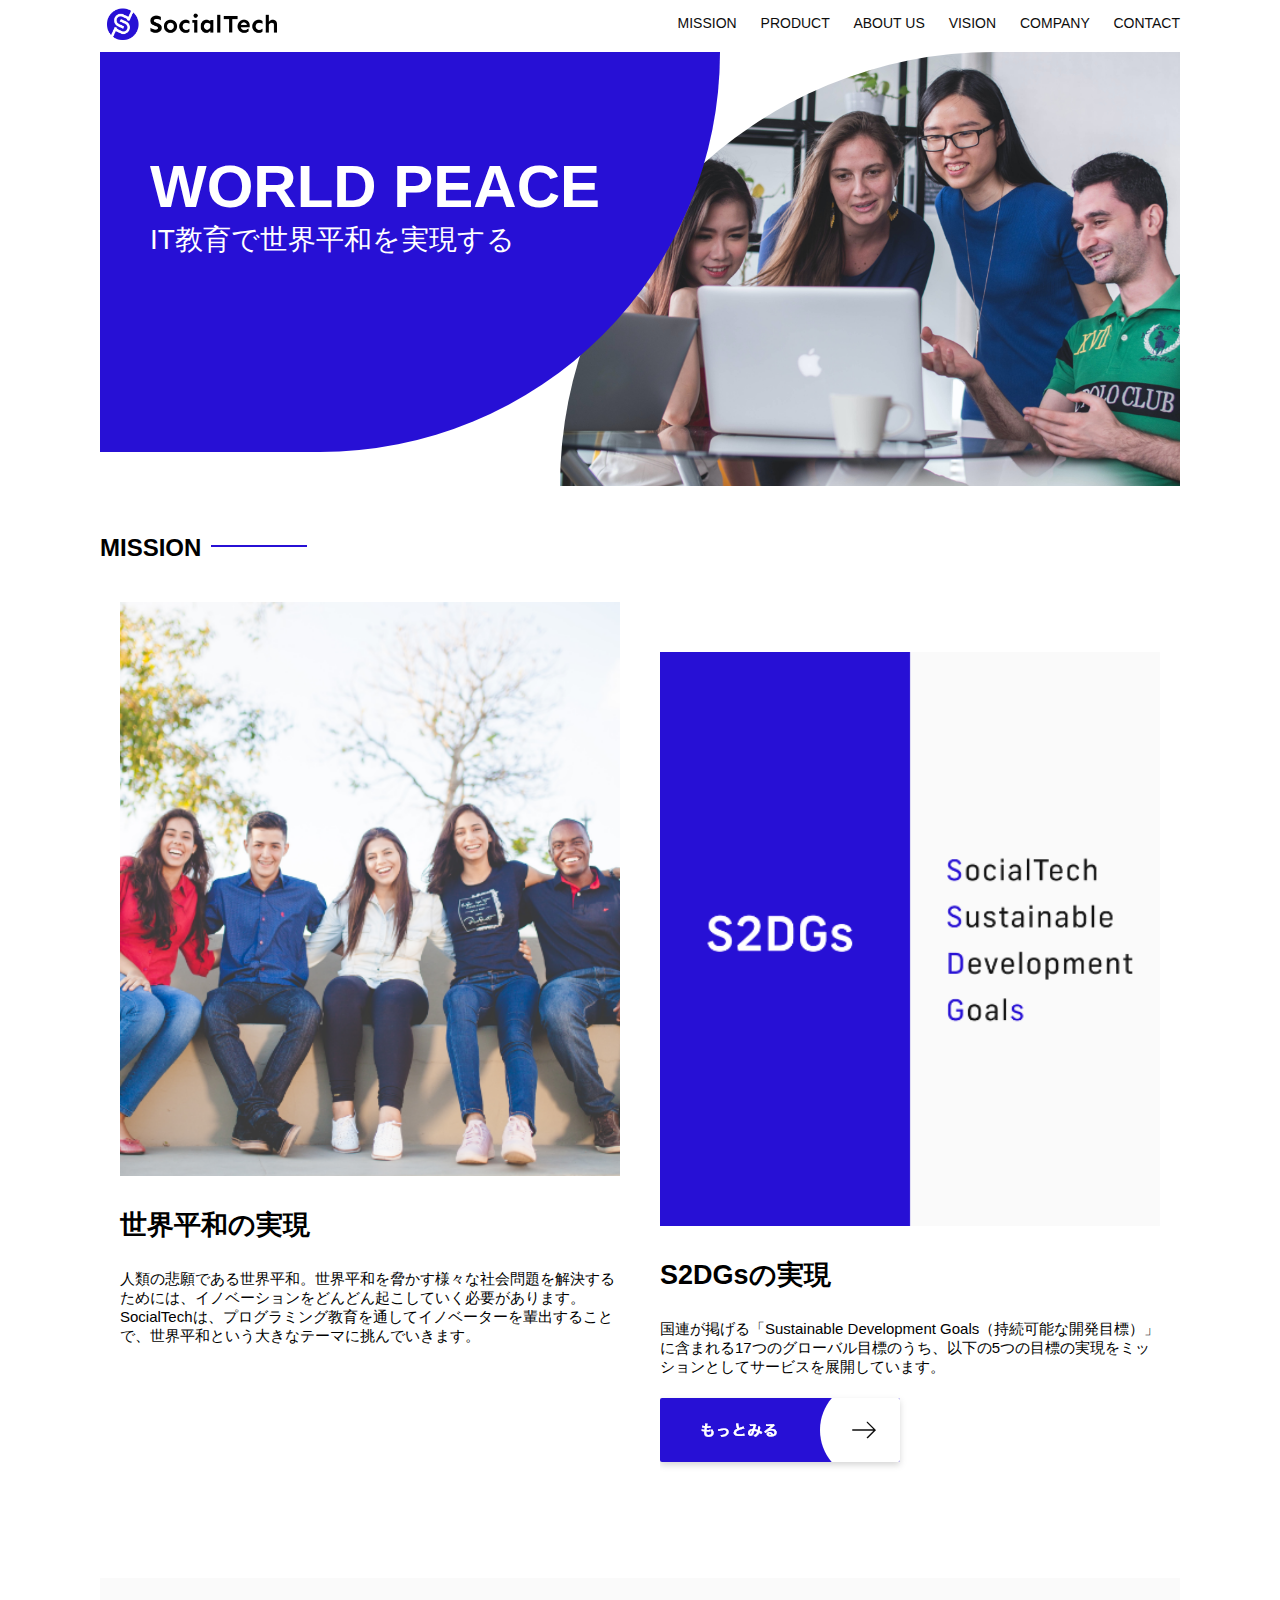
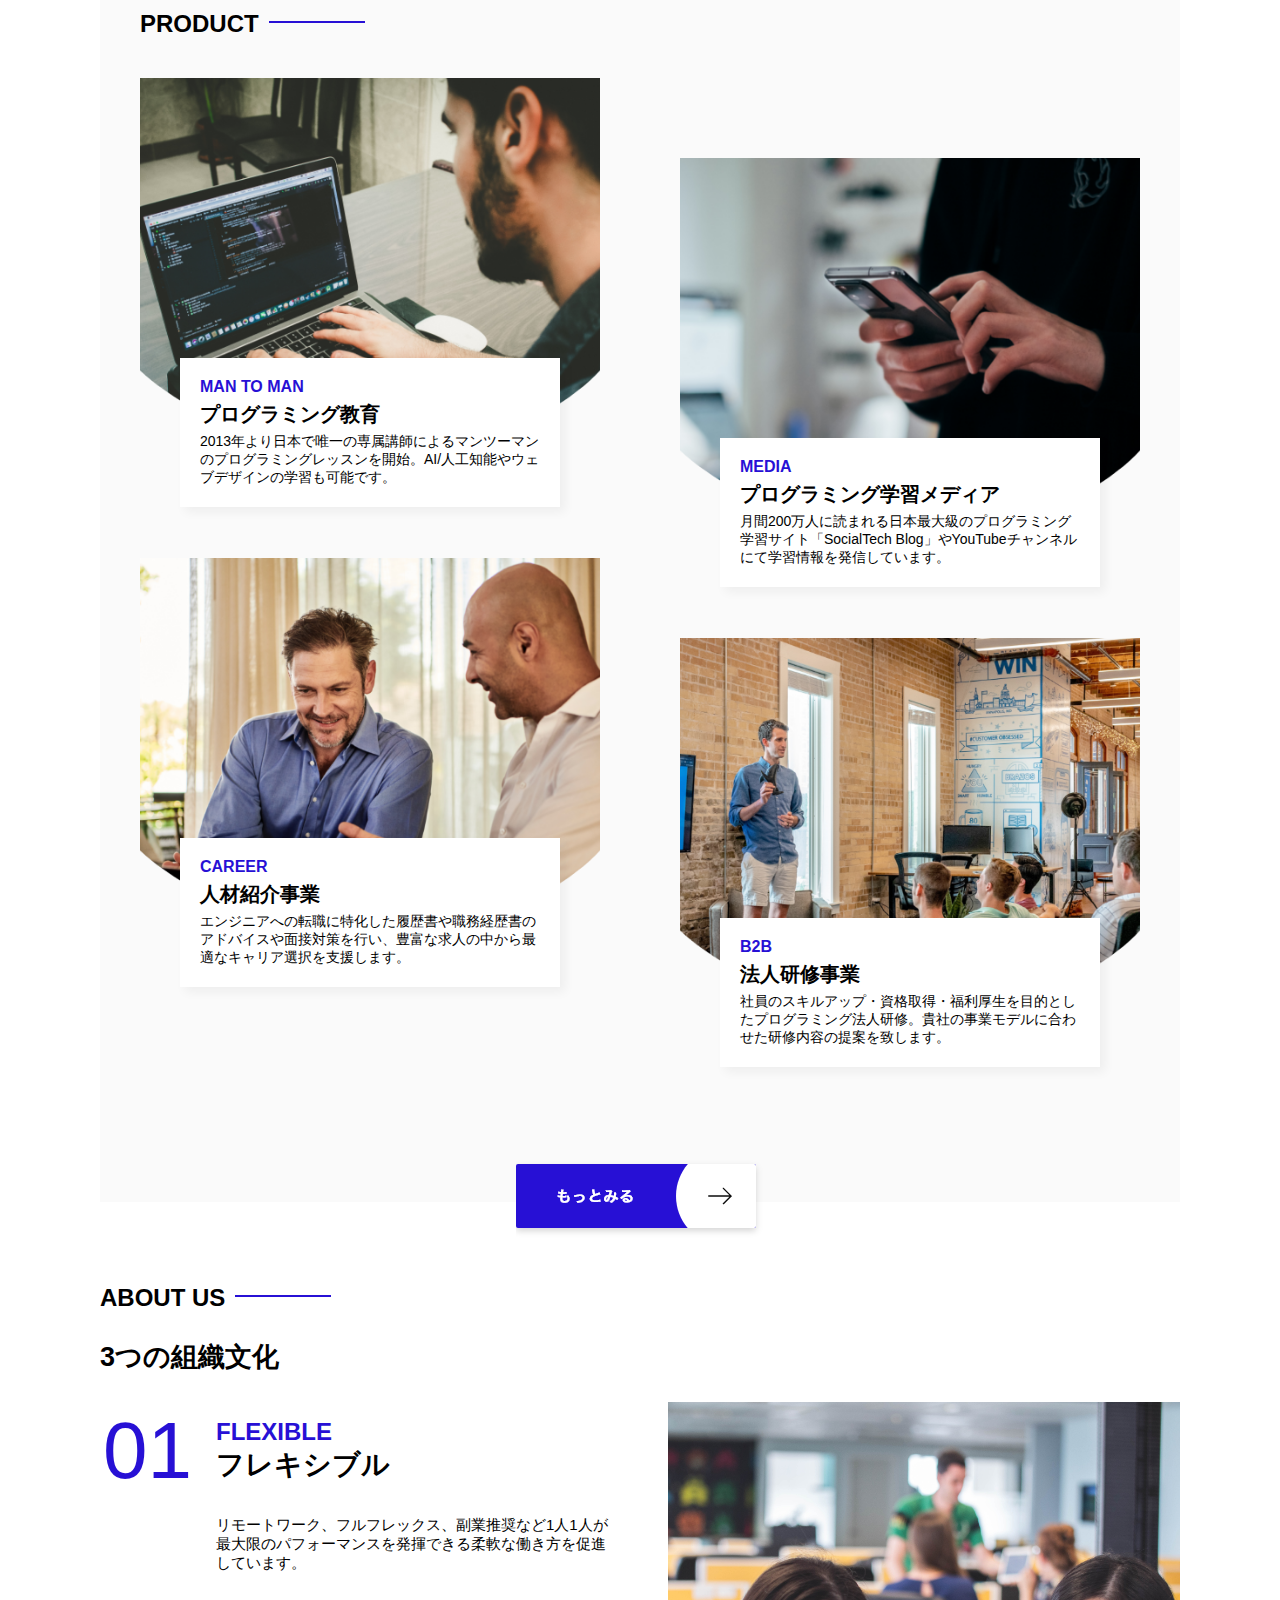
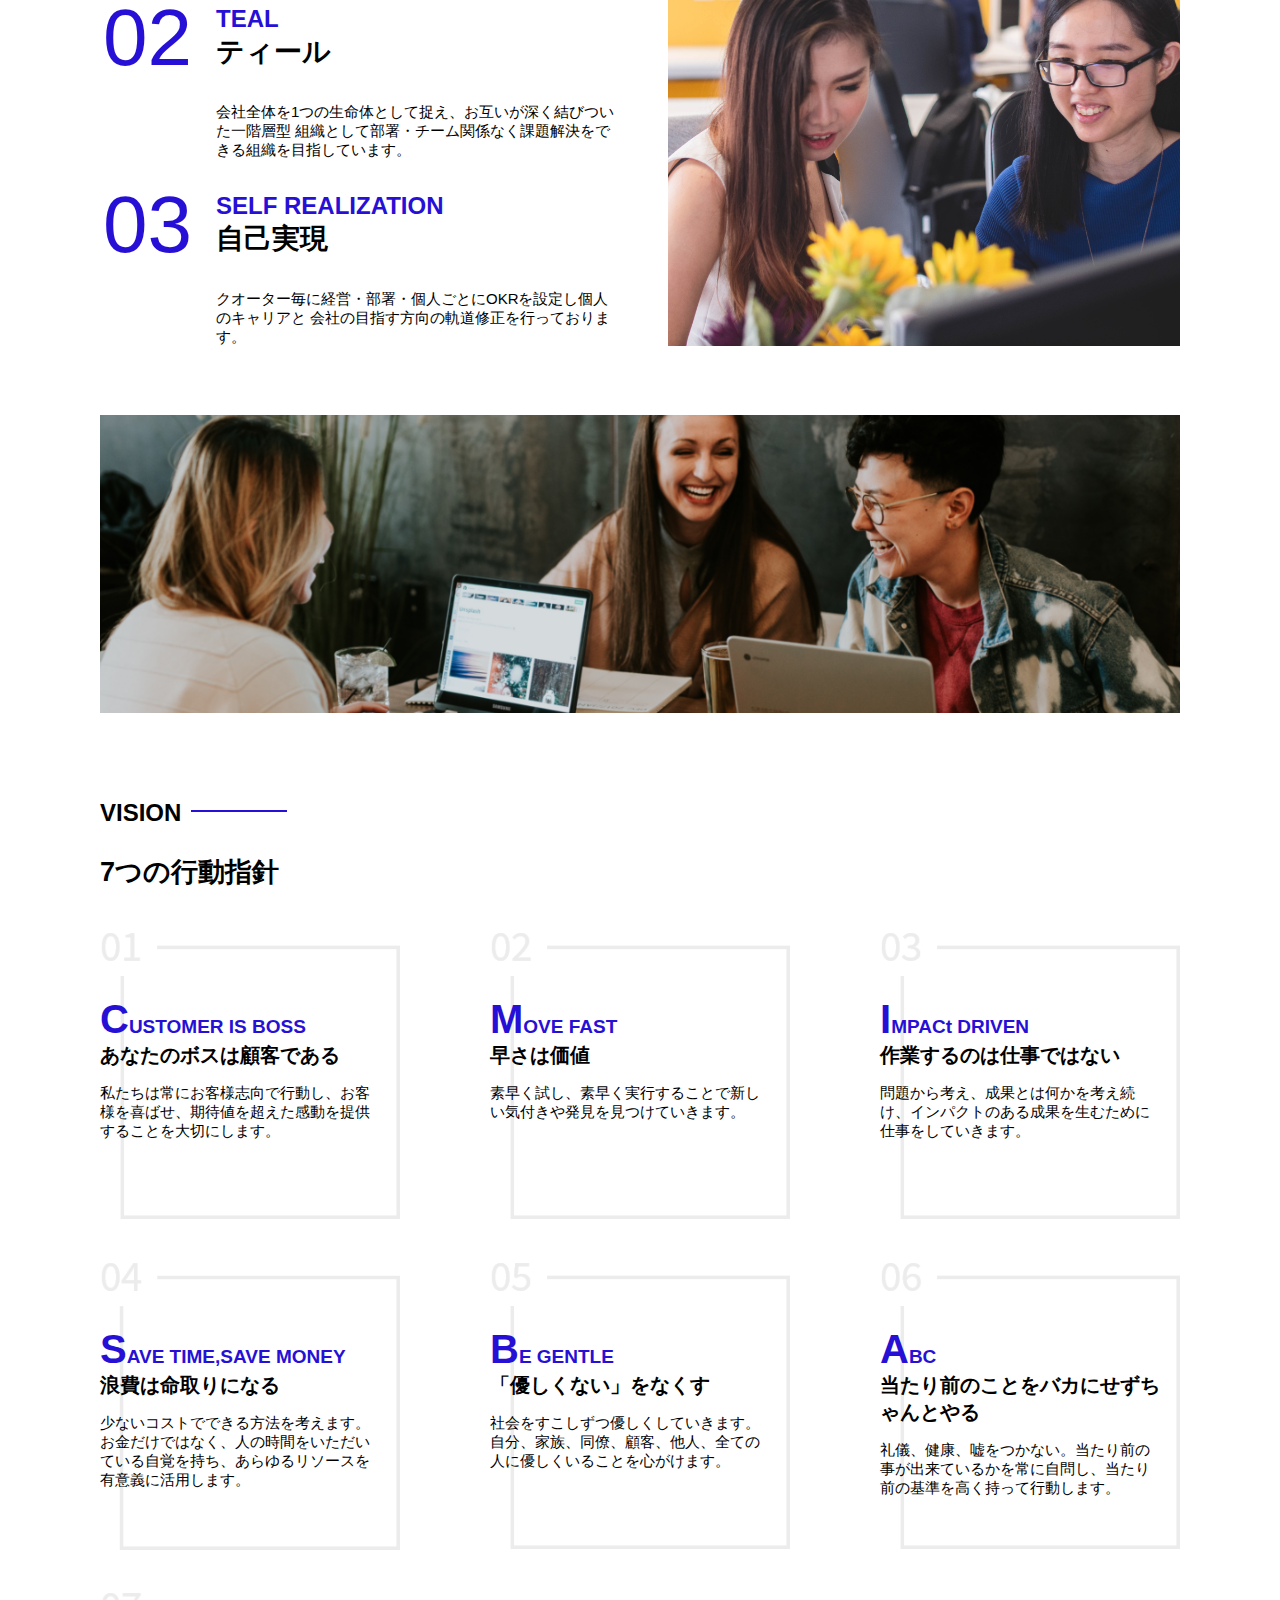
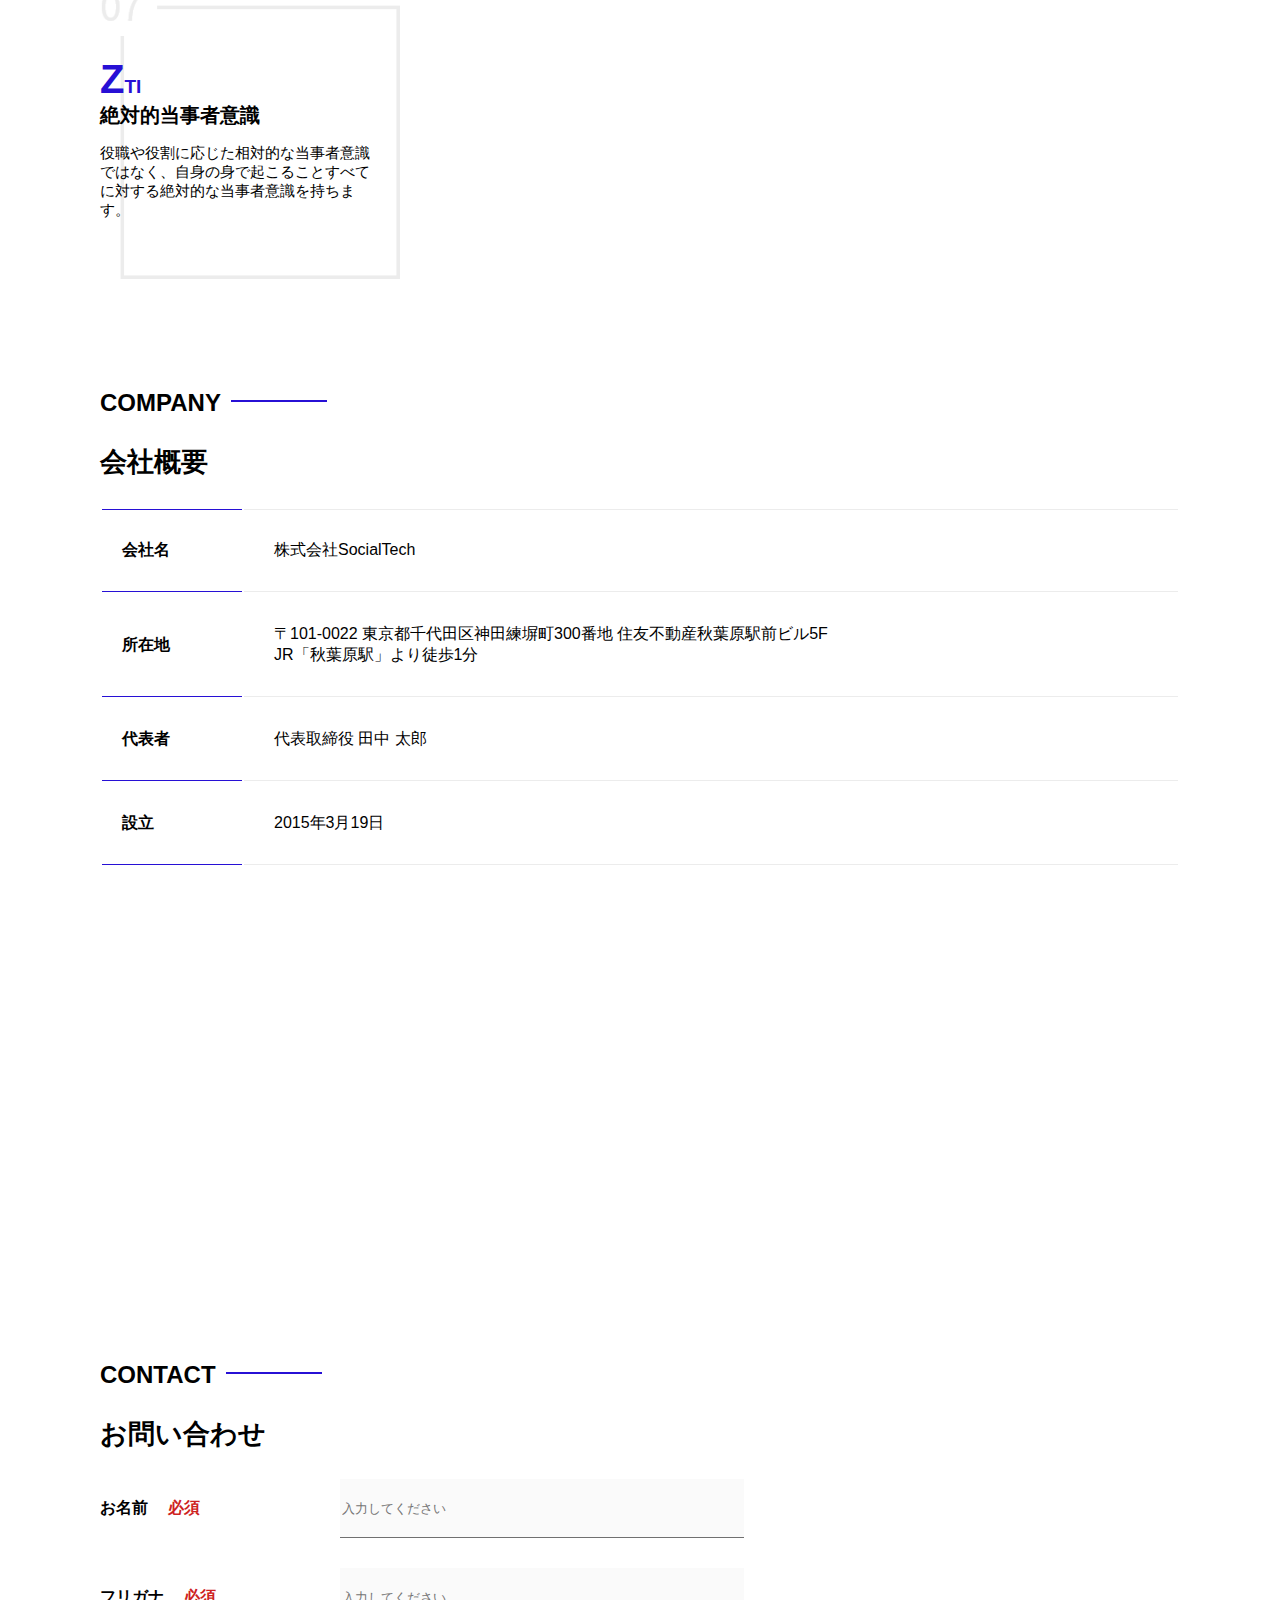
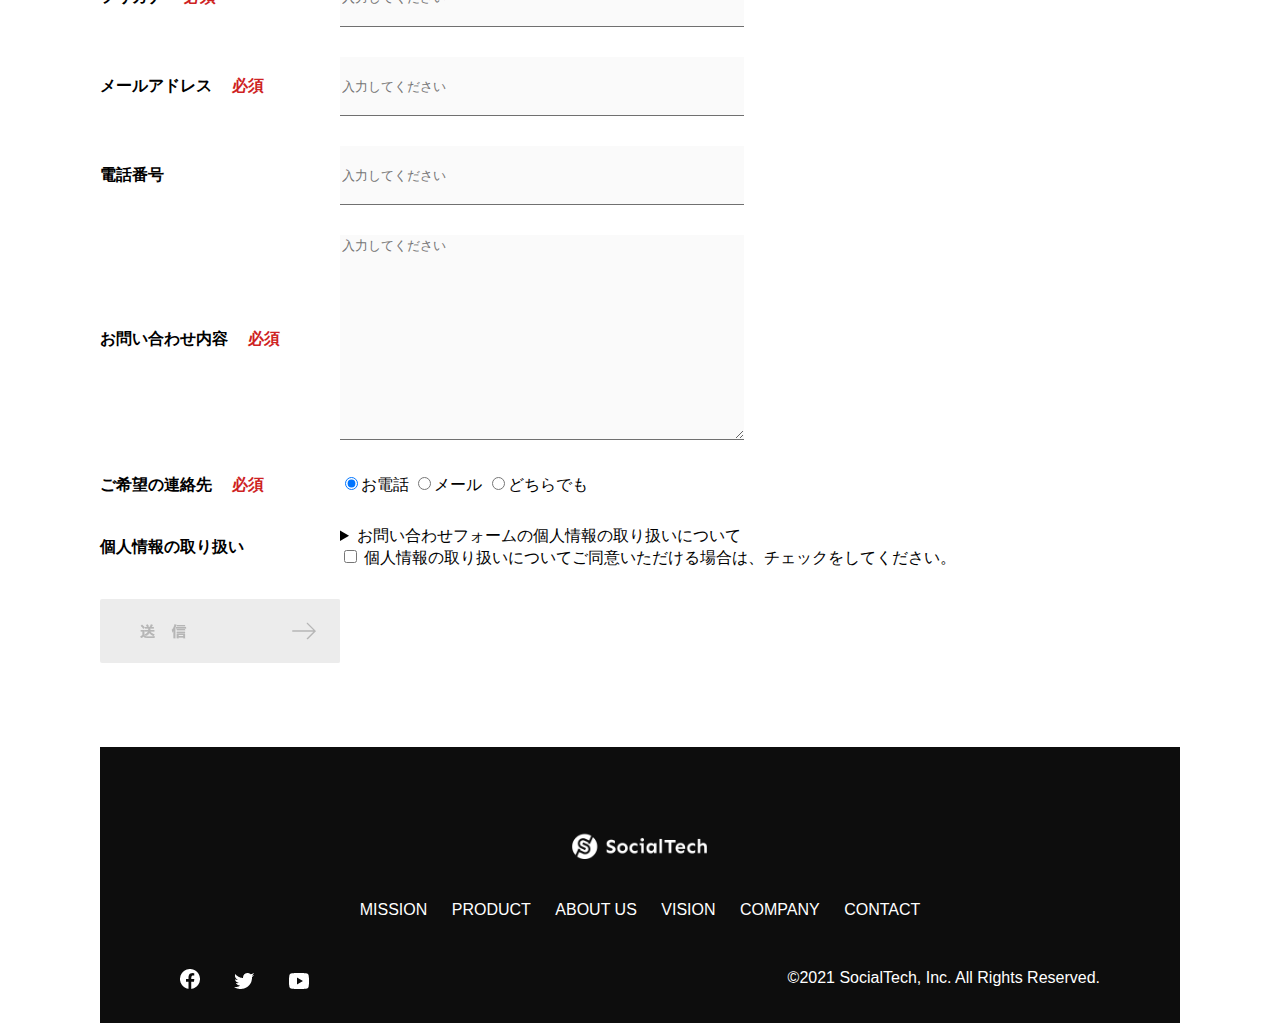
<file: index.html>
<!DOCTYPE html>
<html>
<head>
  <title>SocialTech</title>
  <meta charset="utf-8">
  <meta name="description" content="SocialTechはEdTech業界のリーディングカンパニーを目指します。">
  <meta name="viewport" content="width=device-width, initial-scale=1.0">
  <link rel="stylesheet" href="style.css">
</head>
<body>
  <!-- ヘッダー -->
  <header>
    <!-- ロゴ -->
    <a href="index.html" id="logo"><img src="images/logo.png" alt="トップページに戻る"></a>

    <!-- PC用ナビゲーション -->
    <nav id="nav-pc">
      <a href="mission.html">MISSION</a>
      <a href="product.html">PRODUCT</a>
      <a href="index.html#aboutus">ABOUT US</a>
      <a href="index.html#vision">VISION</a>
      <a href="index.html#company">COMPANY</a>
      <a href="index.html#contact">CONTACT</a>
    </nav>
     <!-- スマホ用メニューボタン -->
    <img id="menu-sp" src="images/button-menu.png" alt="ナビゲーションを開く" onclick="document.getElementById('nav-sp').style.display = 'block'">

    <!-- スマホ用ナビゲーション -->
    <nav id="nav-sp">
      <img id="close" src="images/button-close.png" alt="ナビゲーションを閉じる" onclick="document.getElementById('nav-sp').style.display = 'none'">
      <a id="logo-sp" href="index.html" onclick="document.getElementById('nav-sp').style.display = 'none'"><img
          src="images/logo-sp.png" alt="トップページに戻る"></a>
      <a class="menu" href="mission.html" onclick="document.getElementById('nav-sp').style.display = 'none'">MISSION</a>
      <a class="menu" href="product.html" onclick="document.getElementById('nav-sp').style.display = 'none'">PRODUCT</a>
      <a class="menu" href="index.html#aboutus" onclick="document.getElementById('nav-sp').style.display = 'none'">ABOUTUS</a>
      <a class="menu" href="index.html#vision"
        onclick="document.getElementById('nav-sp').style.display = 'none'">VISION</a>
      <a class="menu" href="index.html#company"
        onclick="document.getElementById('nav-sp').style.display = 'none'">COMPANY</a>
      <a class="menu" href="index.html#contact"
        onclick="document.getElementById('nav-sp').style.display = 'none'">CONTACT</a>
      <div id="sns">
        <a href="https://www.facebook.com/sejuku2013"><img src="images/button-facebook.png" alt="Facebookのリンク"></a>
        <a href="https://twitter.com/samuraijuku"><img src="images/button-twitter.png" alt="Twitterのリンク"></a>
        <a href="https://www.youtube.com/channel/UCCFOQO5aDK0xXam4cUQXT8g"><img src="images/button-youtube.png" alt="YouTubeのリンク"></a>
      </div>
    </nav>
  </header> 
  <main>
    <article>
       <!-- メインビジュアル -->
       <section id="main-visual">
          <div id="main-message">
              <h1>WORLD PEACE</h1>
              <p>IT教育で世界平和を実現する</p>
          </div>
          <img src="images/index/index-main.png" alt="PCの周りに集まる多国籍の仲間たち">
       </section>
        <!-- ミッション -->
        <section id="mission">
           <h2 class="index-h2">MISSION</h2>
          <div id="mission-flex">
            <div>
               <img id="mission-photo" src="images/index/index-mission.png" alt="屋外のベンチで写真を撮影する多国籍の仲間たち">
               <h3>世界平和の実現</h3>
               <p>
                 人類の悲願である世界平和。世界平和を脅かす様々な社会問題を解決するためには、イノベーションをどんどん起こしていく必要があります。SocialTechは、プログラミング教育を通してイノベーターを輩出することで、世界平和という大きなテーマに挑んでいきます。
               </p>
            </div>
            <div>
               <img id="s2dgs" src="images/index/s2dgs.png" alt="S2DGs">
               <h3>S2DGsの実現</h3>
               <p>国連が掲げる「Sustainable Development Goals（持続可能な開発目標）」に含まれる17つのグローバル目標のうち、以下の5つの目標の実現をミッションとしてサービスを展開しています。</p>
               <a href src="mission.html">
                 <img src="images/button-more.png" alt="もっとみる">
               </a>
            </div>
          </div>
        </section>
        <!-- プロダクト -->
        <section id="product">
          <h2 class="index-h2">PRODUCT</h2>
          <div>
            <div id="product-left">
              <div>
                <img class="product-photo" src="images/index/index-mantoman.png" alt="PCでコードを書く男性">
                <div class="product-explain">
                  <span>MAN TO MAN</span>
                  <h3>プログラミング教育</h3>
                  <p>2013年より日本で唯一の専属講師によるマンツーマンのプログラミングレッスンを開始。AI/人工知能やウェブデザインの学習も可能です。</p> 
                </div>
              </div>
              <div>
                <img class="product-photo" src="images/index/index-career.png" alt="笑顔で話し合う2人の男性">
                <div class="product-explain">
                  <span>CAREER</span>
                  <h3>人材紹介事業</h3>
                  <p>エンジニアへの転職に特化した履歴書や職務経歴書のアドバイスや面接対策を行い、豊富な求人の中から最適なキャリア選択を支援します。</p>
                </div>
              </div>
            </div>
            <div id="product-right">
              <div>
                <img class="product-photo" src="images/index/index-media.png" alt="スマートフォンを操作する人">
                <div class="product-explain">
                  <span>MEDIA</span>
                  <h3>プログラミング学習メディア</h3>
                  <p>月間200万人に読まれる日本最大級のプログラミング学習サイト「SocialTech Blog」やYouTubeチャンネルにて学習情報を発信しています。</p>
                </div>
              </div>
              <div>
                <img class="product-photo" src="images/index/index-b2b.png" alt="講演中の男性とそれを聴く人々">
                <div class="product-explain">
                  <span>B2B</span>
                  <h3>法人研修事業</h3>
                  <p>社員のスキルアップ・資格取得・福利厚生を目的としたプログラミング法人研修。貴社の事業モデルに合わせた研修内容の提案を致します。</p>
                </div>
              </div>
            </div>
          </div>
          <div>
            <a id="product-more" href="product.html">
              <img src="images/button-more.png" alt="もっとみる">
            </a>
          </div>
        </section>
         <!-- ABOUT US -->
         <section id="aboutus">
           <h2 class="index-h2">ABOUT US</h2>
           <h3>3つの組織文化</h3>
           <div>
              <table class="culture-table">
                <tr>
                  <td>
                    <span class="culture-num">01</span>
                  </td>
                  <td>
                    <span class="culture-en">FLEXIBLE</span>
                    <span class="culture-jp">フレキシブル</span>
                  </td>
                </tr>
                <tr>
                  <td>
                    <!-- 空のセル -->
                  </td>
                  <td>
                    <p class="culture-description">
                      リモートワーク、フルフレックス、副業推奨など1人1人が最大限のパフォーマンスを発揮できる柔軟な働き方を促進しています。
                    </p>
                  </td>
                </tr>
                <tr>
                  <td>
                    <span class="culture-num">02</span>
                  </td>
                  <td>
                    <span class="culture-en">TEAL</span>
                    <span class="culture-jp">ティール</span>
                  </td>
                </tr>
                <tr>
                  <td>
                    <!-- 空のセル -->
                  </td>
                  <td>
                    <p class="culture-description">
                      会社全体を1つの生命体として捉え、お互いが深く結びついた一階層型
                      組織として部署・チーム関係なく課題解決をできる組織を目指しています。
                    </p>
                  </td>
                </tr>
                <tr>
                  <td>
                    <span class="culture-num">03</span>
                  </td>
                  <td>
                    <span class="culture-en">SELF REALIZATION</span>
                    <span class="culture-jp">自己実現</span>
                  </td>
                </tr>
                <tr>
                  <td>
                    <!-- 空のセル -->
                  </td>
                  <td>
                    <p class="culture-description">
                        クオーター毎に経営・部署・個人ごとにOKRを設定し個人のキャリアと
                        会社の目指す方向の軌道修正を行っております。
                    </p>
                  </td>
                </tr>
              </table>
               <img class="culture-img" src="images/index/index-aboutus1.png" alt="笑顔で話し合う2人の女性">
            </div>
              <img class="culture-img2" src="images/index/index-aboutus2.png" alt="笑顔で話し合う3人の男女">
           </section>
            <!-- VISION -->
            <section id="vision">
              <h2 class="index-h2">VISION</h2>
              <h3>7つの行動指針</h3>
              <div>   
                 <div class="vision-box">
                   <img src="images/index/vision-01.png" alt="01">
                   <span>
                     <h4>CUSTOMER IS BOSS</h4>
                     <h5>あなたのボスは顧客である</h5>
                     <p>私たちは常にお客様志向で行動し、お客様を喜ばせ、期待値を超えた感動を提供することを大切にします。</p>
                  </span>
                </div> 
                 <div class="vision-box">
                  <img src="images/index/vision-02.png" alt="02">
                  <span>
                    <h4>MOVE FAST</h4>
                    <h5>早さは価値</h5>
                    <p>素早く試し、素早く実行することで新しい気付きや発見を見つけていきます。</p>
                  </span>
                 </div>
                 <div class="vision-box">
                   <img src="images/index/vision-03.png" alt="03"> 
                   <span>
                     <h4>IMPACt DRIVEN</h4>
                     <h5>作業するのは仕事ではない</h5>
                     <p>問題から考え、成果とは何かを考え続け、インパクトのある成果を生むために仕事をしていきます。</p>
                   </span>
                 </div>
                 <div class="vision-box">
                   <img src="images/index/vision-04.png" alt="04">
                   <span>
                     <h4>SAVE TIME,SAVE MONEY</h4>
                     <h5>浪費は命取りになる</h5>
                     <p>少ないコストでできる方法を考えます。お金だけではなく、人の時間をいただいている自覚を持ち、あらゆるリソースを有意義に活用します。</p>
                   </span>
                 </div>
                 <div class="vision-box">
                   <img src="images/index/vision-05.png" alt="05">
                   <span>
                     <h4>BE GENTLE</h4>
                     <h5>「優しくない」をなくす</h5>
                     <p>社会をすこしずつ優しくしていきます。自分、家族、同僚、顧客、他人、全ての人に優しくいることを心がけます。</p>
                   </span>
                 </div>
                 <div class="vision-box">
                   <img src="images/index/vision-06.png" alt="06">
                   <span>
                     <h4>ABC</h4>
                     <h5>当たり前のことをバカにせずちゃんとやる</h5>
                     <p>礼儀、健康、嘘をつかない。当たり前の事が出来ているかを常に自問し、当たり前の基準を高く持って行動します。</p>
                   </span> 
                 </div>
                 <div class="vision-box">
                  <img src="images/index/vision-07.png" alt="07"> 
                  <span>
                    <h4>ZTI</h4>
                    <h5>絶対的当事者意識</h5>
                    <p>役職や役割に応じた相対的な当事者意識ではなく、自身の身で起こることすべてに対する絶対的な当事者意識を持ちます。</p>
                  </span>
                </div>
              </div>
            </section>
             <!-- COMPANY -->
             <section id="company">
              <h2 class="index-h2">COMPANY</h2>
              <h3>会社概要</h3>
               <table id="company-table">
                 <tr>
                   <th class="tableheader-first">会社名</th>
                   <td class="cell-first">株式会社SocialTech</td>
                 </tr>
                 <tr>
                   <th class="tableheader">所在地</th>
                   <td class="cell">〒101-0022 東京都千代田区神田練塀町300番地 住友不動産秋葉原駅前ビル5F<br>JR「秋葉原駅」より徒歩1分</td>
                 </tr>
                 <tr>
                   <th class="tableheader">代表者</th>
                   <td class="cell">代表取締役 田中 太郎</td>
                 </tr>
                 <tr>
                   <th class="tableheader">設立</th>
                   <td class="cell">2015年3月19日</td>
                 </tr>
               </table>
                <iframe
                  src="https://www.google.com/maps/embed?pb=!1m18!1m12!1m3!1d963.2804767496162!2d139.77473842284178!3d35.699737519881225!2m3!1f0!2f0!3f0!3m2!1i1024!2i768!4f13.1!3m3!1m2!1s0x60188fee13660e23%3A0x77137876edf742ac!2z5L2P5Y-L5LiN5YuV55Sj56eL6JGJ5Y6f6aeF5YmN44OT44Or!5e0!3m2!1sja!2sjp!4v1712139844971!5m2!1sja!2sjp" width="600" height="450" style="border:0;" allowfullscreen="" loading="lazy" referrerpolicy="no-referrer-when-downgrade"
                  style="border: 0;" allowfullscreen="" loading="lazy">
                </iframe>
             </section>
              <!-- お問い合わせフォーム -->
              <section id="contact">
                <h2 class="index-h2">CONTACT</h2>
                <h3>お問い合わせ</h3>
                <form>
                   <div>
                     <div class="contact-heading">
                       <label class="contact-label">お名前<span class="contact-span">必須</span></label>
                     </div>
                     <div>
                       <input type="text" name="name" placeholder="入力してください" class="contact-textbox">
                     </div>
                   </div>
                   <div>
                     <div class="contact-heading">
                       <label class="contact-label">フリガナ<span class="contact-span">必須</span></label>
                     </div>
                     <div>
                       <input type="text" name="hurigana" placeholder="入力してください" class="contact-textbox">
                     </div>
                   </div>
                   <div>
                     <div class="contact-heading">
                       <label class="contact-label">メールアドレス<span class="contact-span">必須</span></label>
                      </div>
                      <div>
                        <input type="text" name="email" placeholder="入力してください" class="contact-textbox">
                      </div>
                    </div>
                    <div>
                      <div class="contact-heading">
                        <label class="contact-label">電話番号</label>
                      </div>
                      <div>
                        <input type="text" name="tel" placeholder="入力してください" class="contact-textbox">
                      </div>
                    </div>
                     <div>
                       <div class="contact-heading">
                        <label class="contact-label">お問い合わせ内容<span class="contact-span">必須</span></label>
                       </div>
                       <div>
                        <textarea class="contact-textarea" placeholder="入力してください" name="message"></textarea>
                       </div>
                     </div>
                      <div>
                        <div class="contact-heading">
                          <label class="contact-label">ご希望の連絡先<span class="contact-span">必須</span></label>
                        </div>
                        <div>
                        <input class="radiobutton" type="radio" value="tel" name="contact" checked><label>お電話</label>
                        <input class="radiobutton" type="radio" value="mail" name="contact"><label>メール</label>
                        <input class="radiobutton" type="radio" value="both" name="contact"><label>どちらでも</label>
                      </div>
                    </div>
                <div>
                  <div class="contact-heading">
                    <label class="contact-label">個人情報の取り扱い</label>
               </div>
              <div>
                <details>
                  <summary>お問い合わせフォームの個人情報の取り扱いについて</summary>
                  <div>
                  <span>1. 組織の名称又は氏名</span><br>
                   株式会社SocialTech<br><br>
                  <span>2. 個人情報保護管理者（若しくはその代理人）の氏名又は職名、所属及び連絡先
                   鈴木 一郎 コーポレート部</span><br>
                   メールアドレス：samurai@example.com<br>
                   TEL：03-1234-5678<br>
                  <span>3. 個人情報の利用目的</span><br>
                  ・本サービス及び本サービスに関連する情報の提供又はそれらに関する連絡のため<br>
                  ・ユーザーの本人確認のため<br>
                  ・当社サービスのご案内のため<br>
                  ・当社の商品等の広告または宣伝（電子メールによるものを含むものとします。）<br><br>
                  <span>4. 個人情報の取り扱い業務の委託</span><br>
                  個人情報の取扱業務の全部または一部を外部に業務委託する場合があります。<br>
                  その際、弊社は、個人情報を適切に保護できる管理体制を敷き実行していることを条件として<br>
                  委託先を厳選したうえで、機密保持契約を委託先と締結し、お客様の個人情報を厳密に管理させます。<br><br>
                  <span>5. 個人情報の開示等の請求</span><br>
                  お客様は、弊社に対してご自身の個人情報の開示等（利用目的の通知、開示、内容の訂正、追加・削除、利用の停止または消去、第三者への提供の停止）に関して、当社問合わせ窓口に申し出ることができます。<br>
                  その際、弊社はお客様ご本人を確認させていただいたうえで、合理的な期間内に対応いたします。<br><br>
                  なお、個人情報に関する弊社問合わせ先は、次の通りです。<br><br>
                  株式会社SocialTech 個人情報問合わせ窓口<br>
                  〒101-0022 東京都千代田区神田練塀町300番地　住友不動産秋葉原駅前ビル5F<br>
                  メールアドレス：samurai@example.com  TEL：03-1234-5678<br><br>
                  <span>6. 個人情報を提供されることの任意性について</span><br><br>
                  お客様がご自身の個人情報を弊社に提供されるか否かは、お客様のご判断によりますが、もしご提供されない場合には、適切なサービスが提供できない場合がありますので予めご了承ください。
                </div>
              </details>
              <input type="checkbox" name="agree">
              <span>個人情報の取り扱いについてご同意いただける場合は、チェックをしてください。</span>
             </div>
           </div>
           <input type="image" src="images/button-submit.png" alt="送信する">
         </form>
       </section>
     </article>
     <footer>
       <div id="footer-logo">
         <img src="images/logo-sp.png" alt="SocialTech">
       </div>
       <div id="footer-link">
         <a href="mission.html">MISSION</a>
         <a href="product.html">PRODUCT</a>
         <a href="index.html#aboutus">ABOUT US</a>
         <a href="index.html#vision">VISION</a>
         <a href="index.html#company">COMPANY</a>
         <a href="index.html#contact">CONTACT</a>
       </div>
       <div id="sns-footer">
         <a href="https://www.facebook.com/sejuku2013"><img src="images/button-facebook.png" alt="Facebookのリンク"></a>
         <a href="https://twitter.com/samuraijuku"><img src="images/button-twitter.png" alt="Twitterのリンク"></a>
         <a href="https://www.youtube.com/channel/UCCFOQO5aDK0xXam4cUQXT8"><img src="images/button-youtube.png" alt="YouTubeのリンク"></a>
          <span id="copyright">&copy;2021 SocialTech, Inc. All Rights Reserved.</span>
       </div>
     </footer>
   </main>
 </body>
</html>
</file>
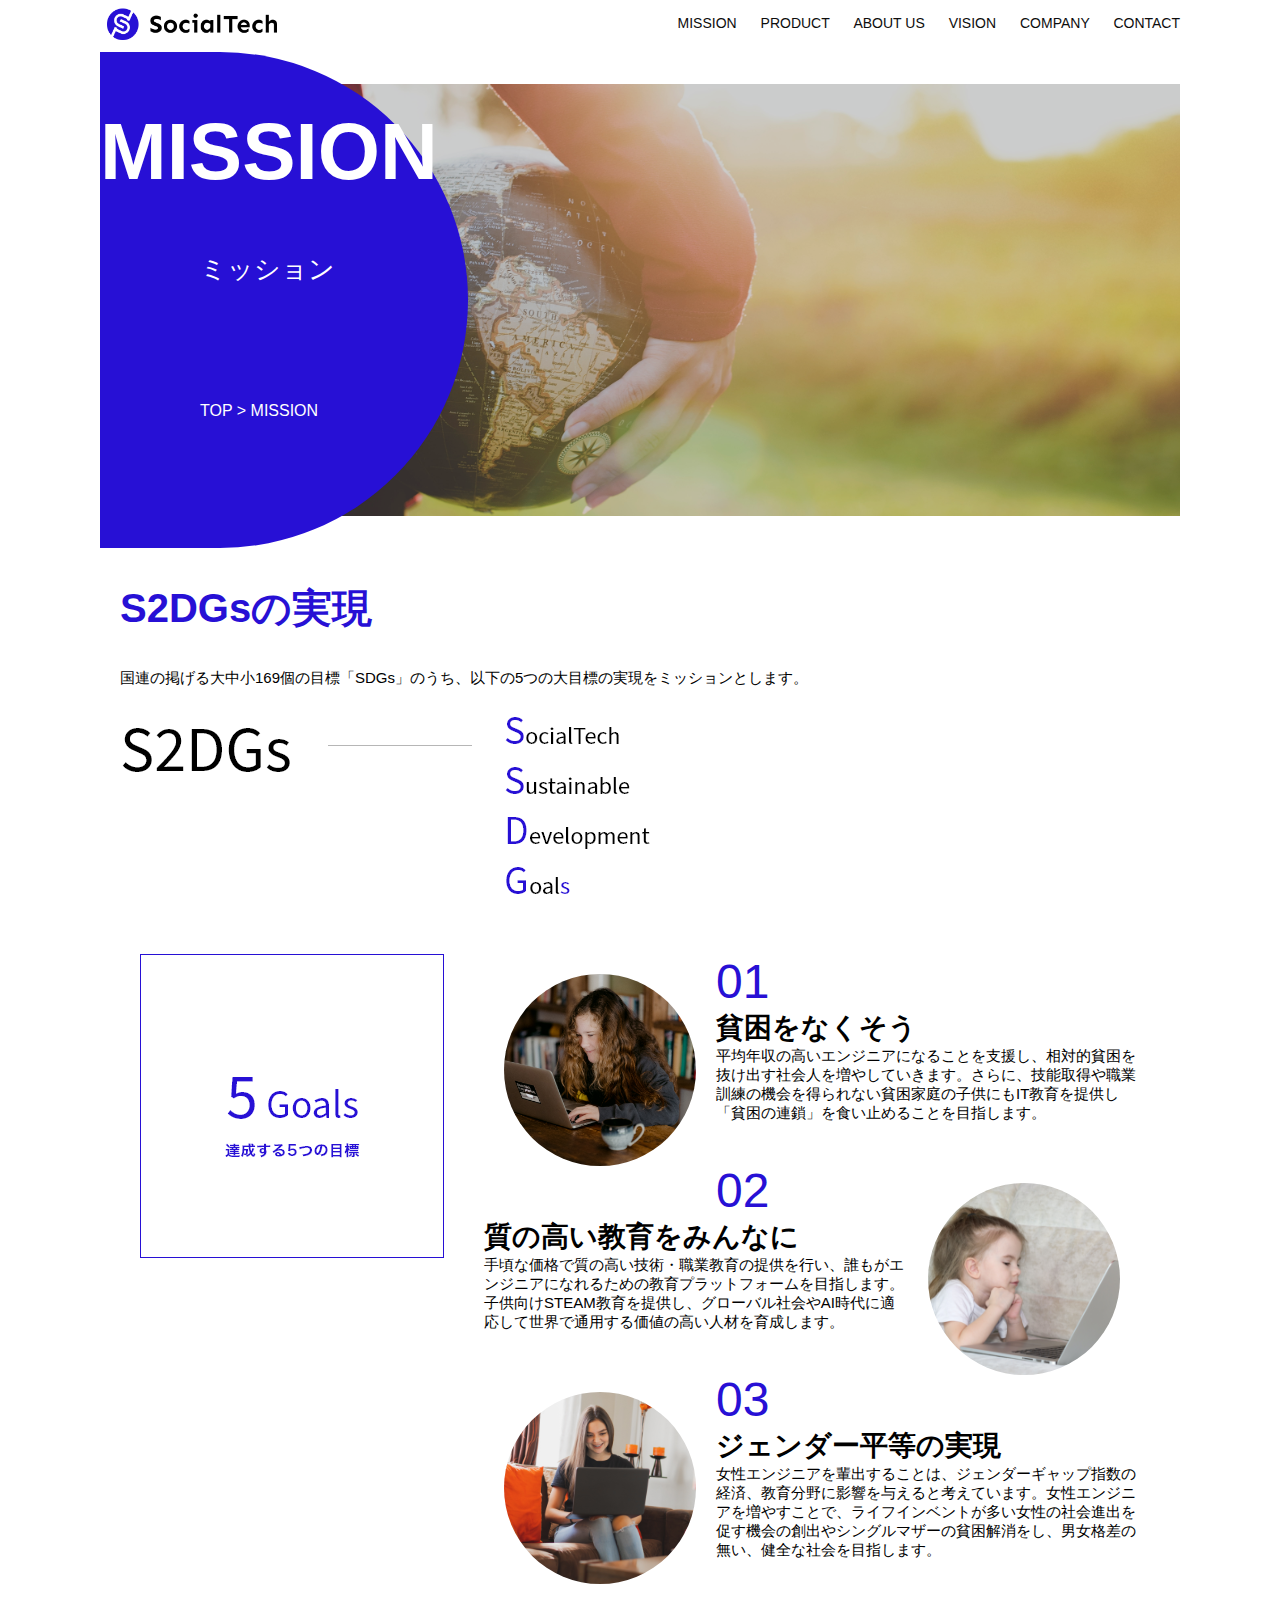
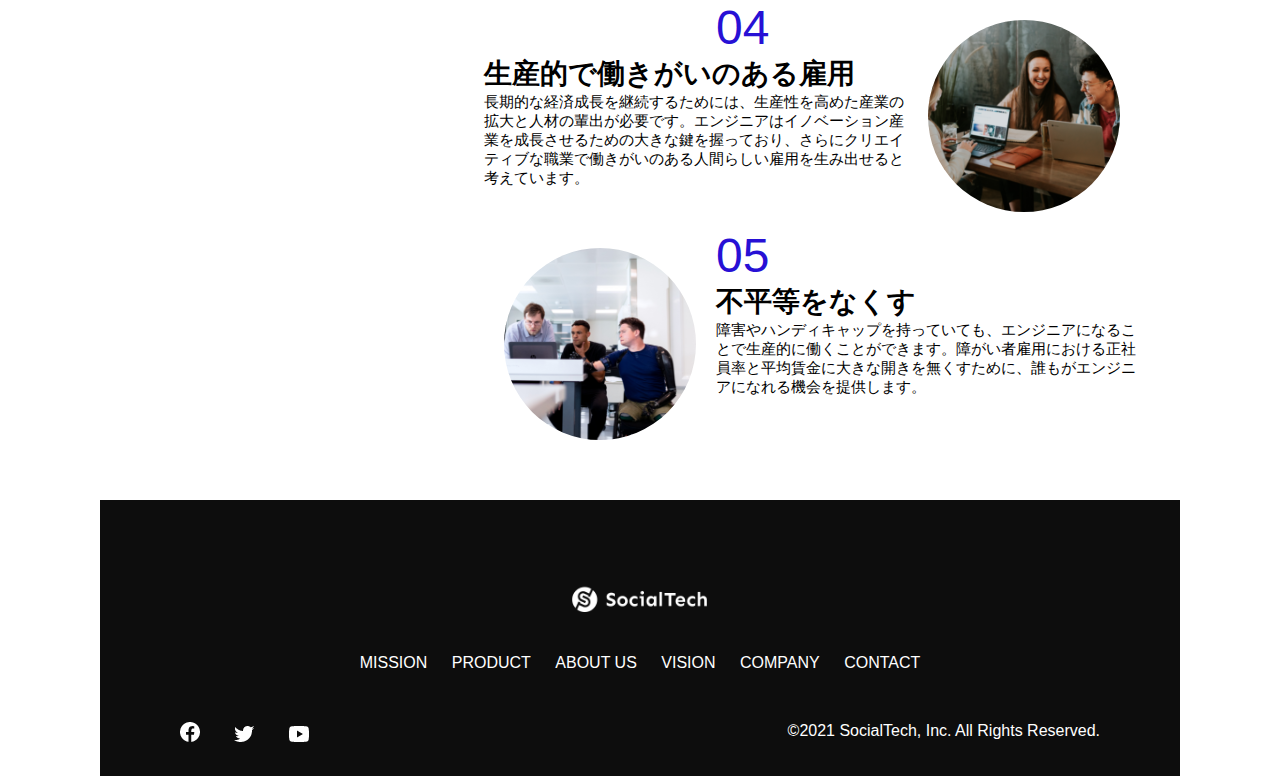
<file: mission.html>
<!DOCTYPE html>
<html>
  <head>
    <title>SocialTech - MISSION ミッション -</title>
    <meta charset="utf-8">
    <meta name="description" content="SocialTechが目指す5つの目標（S2DGs）を紹介します">
     <meta name="viewport" content="width=device-width, initial-scale=1.0">
      <link rel="stylesheet" href="style.css">
    </head>
    <body>

  <!-- ヘッダー -->
  <header>
    <!-- ロゴ -->
    <a href="index.html" id="logo"><img src="images/logo.png" alt="トップページに戻る"></a>

    <!-- PC用ナビゲーション -->
    <nav id="nav-pc">
      <a href="mission.html">MISSION</a>
      <a href="product.html">PRODUCT</a>
      <a href="index.html#aboutus">ABOUT US</a>
      <a href="index.html#vision">VISION</a>
      <a href="index.html#company">COMPANY</a>
      <a href="index.html#contact">CONTACT</a>
    </nav>
    <!-- スマホ用メニューボタン -->
    <img id="menu-sp" src="images/button-menu.png" alt="ナビゲーションを開く" onclick="document.getElementById('nav-sp').style.display = 'block'">

    <!-- スマホ用ナビゲーション -->
    <nav id="nav-sp">
      <img id="close" src="images/button-close.png" alt="ナビゲーションを閉じる" onclick="document.getElementById('nav-sp').style.display = 'none'">
      <a id="logo-sp" href="index.html" onclick="document.getElementById('nav-sp').style.display = 'none'"><img
          src="images/logo-sp.png" alt="トップページに戻る"></a>
      <a class="menu" href="mission.html" onclick="document.getElementById('nav-sp').style.display = 'none'">MISSION</a>
      <a class="menu" href="product.html" onclick="document.getElementById('nav-sp').style.display = 'none'">PRODUCT</a>
      <a class="menu" href="index.html#aboutus" onclick="document.getElementById('nav-sp').style.display = 'none'">ABOUTUS</a>
      <a class="menu" href="index.html#vision"
        onclick="document.getElementById('nav-sp').style.display = 'none'">VISION</a>
      <a class="menu" href="index.html#company"
        onclick="document.getElementById('nav-sp').style.display = 'none'">COMPANY</a>
      <a class="menu" href="index.html#contact"
        onclick="document.getElementById('nav-sp').style.display = 'none'">CONTACT</a>
      <div id="sns">
        <a href="https://www.facebook.com/sejuku2013"><img src="images/button-facebook.png" alt="Facebookのリンク"></a>
        <a href="https://twitter.com/samuraijuku"><img src="images/button-twitter.png" alt="Twitterのリンク"></a>
        <a href="https://www.youtube.com/channel/UCCFOQO5aDK0xXam4cUQXT8g"><img src="images/button-youtube.png" alt="YouTubeのリンク"></a>
      </div>
    </nav>
    </header> 
    <main>
      <article>
        <section id="mission-main">
          <div id="mission-title">
            <h1>MISSION</h1>
            <span>ミッション</span>
            <div>TOP > MISSION</div>
          </div>
        </section>
        <section id="mission-s2dgs">
          <h2 class="mission-h2">S2DGsの実現</h2>
          <p>国連の掲げる大中小169個の目標「SDGs」のうち、以下の5つの大目標の実現をミッションとします。</p>
          <img src="images/mission/mission-s2dgs.png" alt="S2DGs">
        </section>
        <section id="mission-5goals">
          <div>
            <img id="s2dgs-image" src="images/mission/mission-5goals.png" alt="5Goals">
          </div>
          <div>
            <div>
              <img class="fivegoals-image-left" src="images/mission/mission-5goals01.png" alt="PCを操作する女の子">
              <span class="fivegoals-number">01</span>
              <h3 class="fivegoals-h3">貧困をなくそう</h3>
              <p class="fivegoals-p">平均年収の高いエンジニアになることを支援し、相対的貧困を抜け出す社会人を増やしていきます。さらに、技能取得や職業訓練の機会を得られない貧困家庭の子供にもIT教育を提供し「貧困の連鎖」を食い止めることを目指します。
              </p>
            </div>

            <div>
              <img class="fivegoals-image-right" src="images/mission/mission-5goals02.png" alt="PCを見つめる小さい女の子">
              <span class="fivegoals-number">02</span>
              <h3 class="fivegoals-h3">質の高い教育をみんなに</h3>
              <p class="fivegoals-p">
                手頃な価格で質の高い技術・職業教育の提供を行い、誰もがエンジニアになれるための教育プラットフォームを目指します。子供向けSTEAM教育を提供し、グローバル社会やAI時代に適応して世界で通用する価値の高い人材を育成します。
              </p>
            </div>

            <div>
              <img class="fivegoals-image-left" src="images/mission/mission-5goals03.png" alt="PCを操作する女性">
              <span class="fivegoals-number">03</span>
              <h3 class="fivegoals-h3">ジェンダー平等の実現</h3>
              <p class="fivegoals-p">
                女性エンジニアを輩出することは、ジェンダーギャップ指数の経済、教育分野に影響を与えると考えています。女性エンジニアを増やすことで、ライフインベントが多い女性の社会進出を促す機会の創出やシングルマザーの貧困解消をし、男女格差の無い、健全な社会を目指します。
              </p>
            </div>

            <div>
              <img class="fivegoals-image-right" src="images/mission/mission-5goals04.png" alt="笑顔で話し合う3人の男女">
              <span class="fivegoals-number">04</span>
              <h3 class="fivegoals-h3">生産的で働きがいのある雇用</h3>
              <p class="fivegoals-p">
                長期的な経済成長を継続するためには、生産性を高めた産業の拡大と人材の輩出が必要です。エンジニアはイノベーション産業を成長させるための大きな鍵を握っており、さらにクリエイティブな職業で働きがいのある人間らしい雇用を生み出せると考えています。
              </p>
            </div>

            <div>
              <img class="fivegoals-image-left" src="images/mission/mission-5goals05.png" alt="障害を持つ男性が生き生きと働く様子">
              <span class="fivegoals-number">05</span>
              <h3 class="fivegoals-h3">不平等をなくす</h3>
              <p class="fivegoals-p">
                障害やハンディキャップを持っていても、エンジニアになることで生産的に働くことができます。障がい者雇用における正社員率と平均賃金に大きな開きを無くすために、誰もがエンジニアになれる機会を提供します。
              </p>
            </div>
          </div>
        </section>
      </article>
      <footer>
        <div id="footer-logo">
          <img src="images/logo-sp.png" alt="SocialTech">
        </div>
        <div id="footer-link">
          <a href="mission.html">MISSION</a>
          <a href="product.html">PRODUCT</a>
          <a href="index.html#aboutus">ABOUT US</a>
          <a href="index.html#vision">VISION</a>
          <a href="index.html#company">COMPANY</a>
          <a href="index.html#contact">CONTACT</a>
        </div>
        <div id="sns-footer">
          <a href="https://www.facebook.com/sejuku2013"><img src="images/button-facebook.png" alt="Facebookのリンク"></a>
          <a href="https://twitter.com/samuraijuku"><img src="images/button-twitter.png" alt="Twitterのリンク"></a>
          <a href="https://www.youtube.com/channel/UCCFOQO5aDK0xXam4cUQXT8"><img src="images/button-youtube.png" alt="YouTubeのリンク"></a>
          <span id="copyright">&copy;2021 SocialTech, Inc. All Rights Reserved.</span>
        </div>
      </footer>
    </main>
  </body>
</html>
</file>
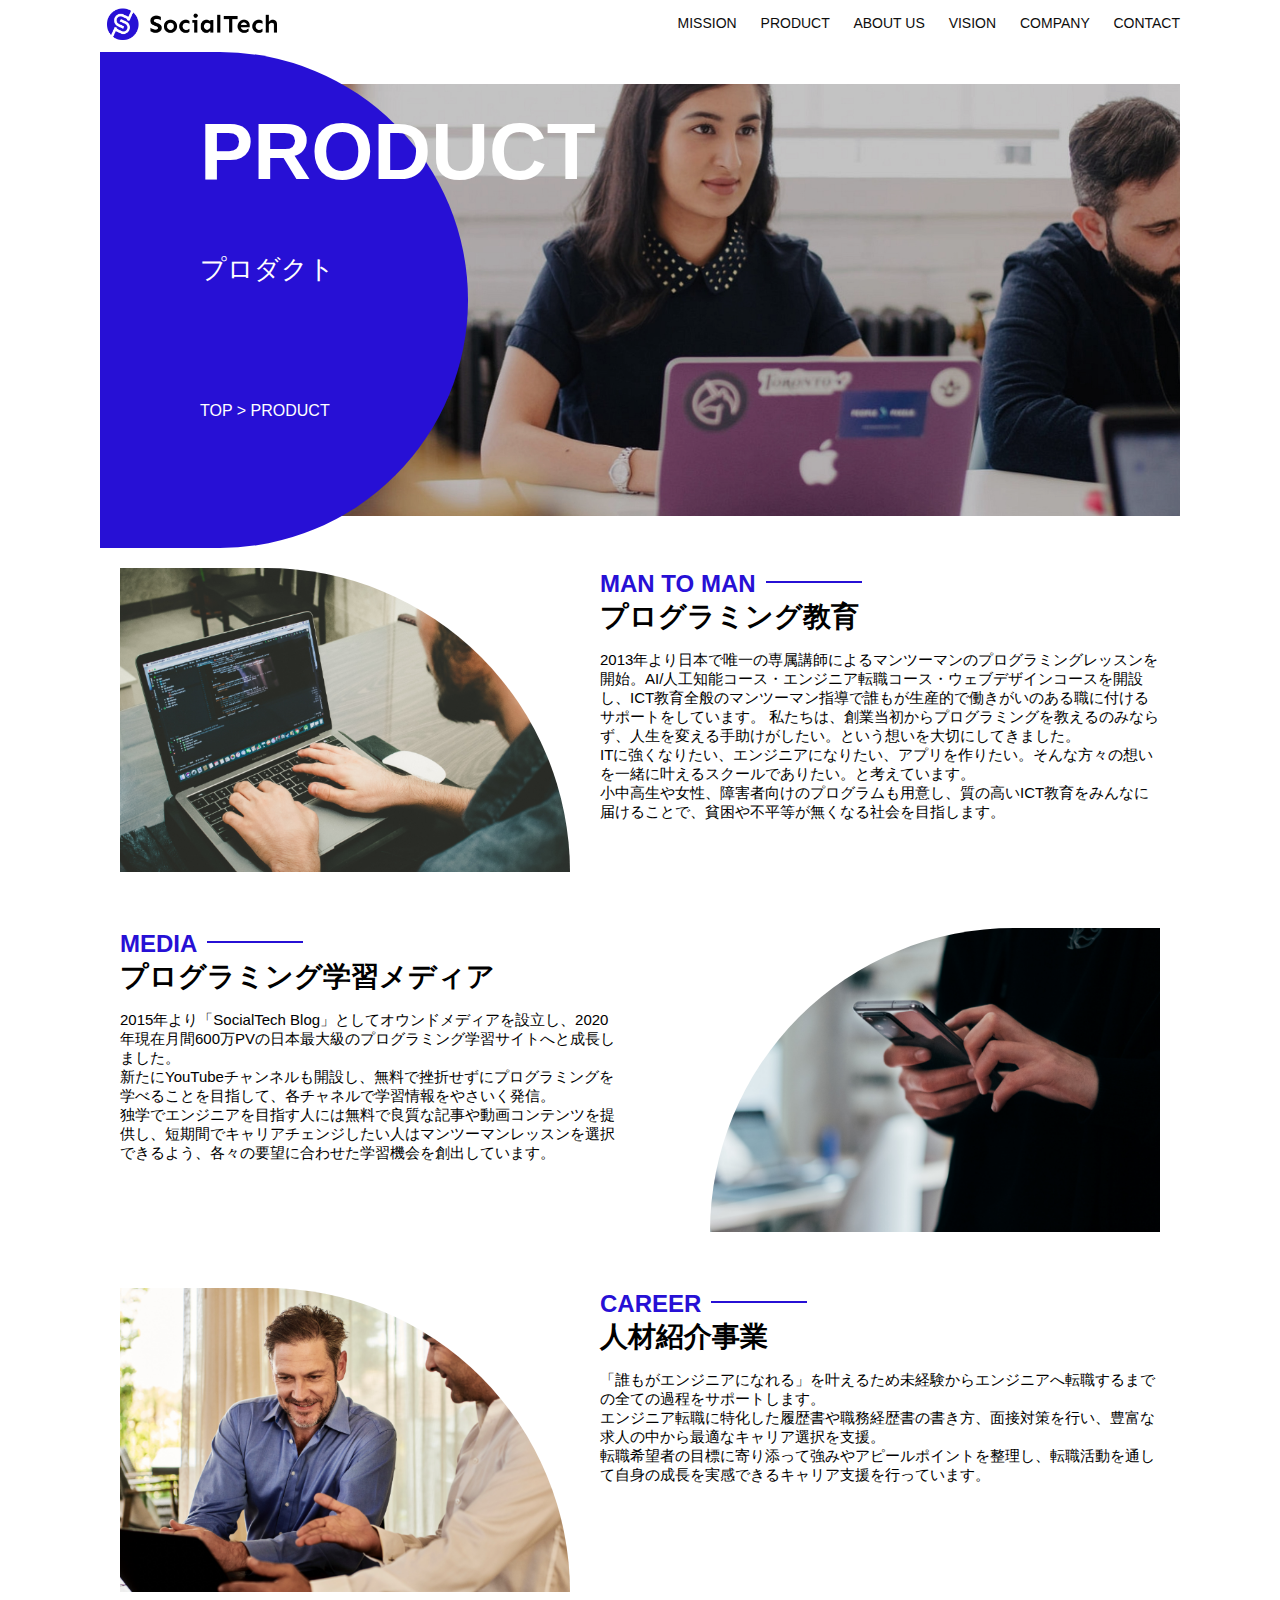
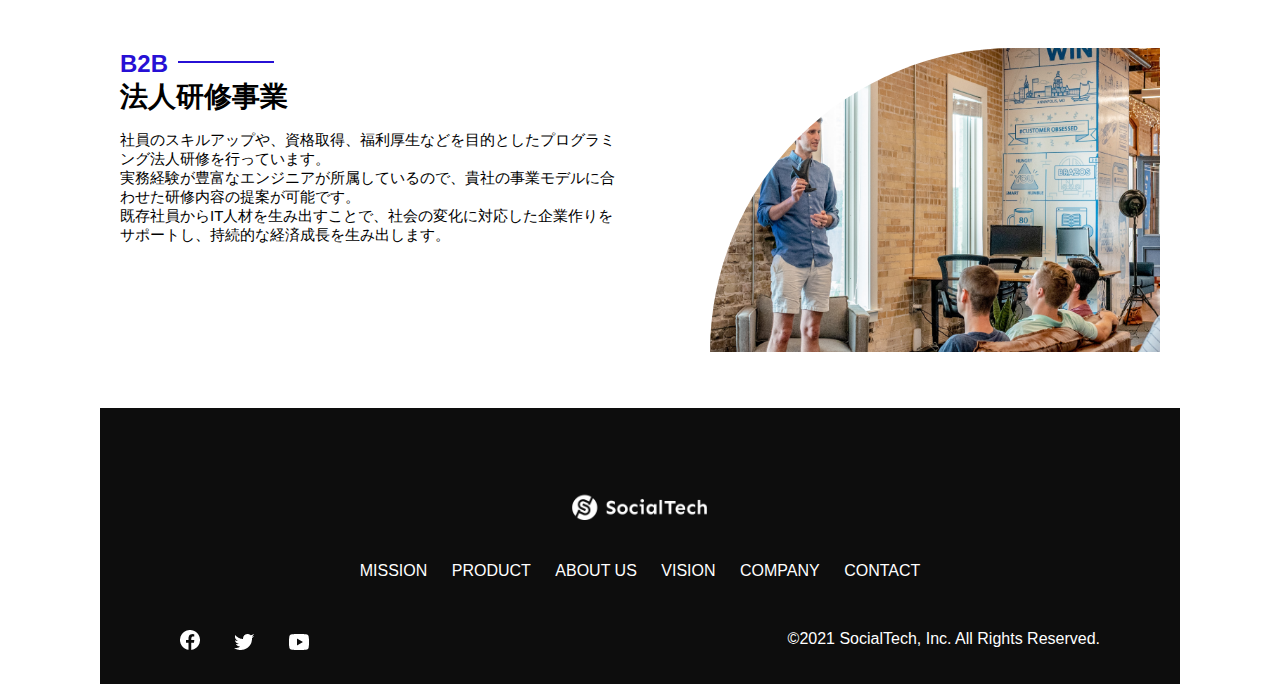
<file: product.html>
<!DOCTYPE html>
<html>
  <head>
    <title>SocialTech -PRODUCT プロダクト-</title>
    <meta charset="utf-8">
    <meta name="description" content="SocialTechの4つのプロダクトを紹介します">
     <meta name="viewport" content="width=device-width, initial-scale=1.0">
      <link rel="stylesheet" href="style.css">
    </head>
    <body>

  <!-- ヘッダー -->
  <header>
    <!-- ロゴ -->
    <a href="index.html" id="logo"><img src="images/logo.png" alt="トップページに戻る"></a>

    <!-- PC用ナビゲーション -->
    <nav id="nav-pc">
      <a href="mission.html">MISSION</a>
      <a href="product.html">PRODUCT</a>
      <a href="index.html#aboutus">ABOUT US</a>
      <a href="index.html#vision">VISION</a>
      <a href="index.html#company">COMPANY</a>
      <a href="index.html#contact">CONTACT</a>
    </nav>

    <!-- スマホ用メニューボタン -->
    <img id="menu-sp" src="images/button-menu.png" alt="ナビゲーションを開く" onclick="document.getElementById('nav-sp').style.display = 'block'">

    <!-- スマホ用ナビゲーション -->
    <nav id="nav-sp">
      <img id="close" src="images/button-close.png" alt="ナビゲーションを閉じる" onclick="document.getElementById('nav-sp').style.display = 'none'">
      <a id="logo-sp" href="index.html" onclick="document.getElementById('nav-sp').style.display = 'none'"><img
          src="images/logo-sp.png" alt="トップページに戻る"></a>
      <a class="menu" href="mission.html" onclick="document.getElementById('nav-sp').style.display = 'none'">MISSION</a>
      <a class="menu" href="product.html" onclick="document.getElementById('nav-sp').style.display = 'none'">PRODUCT</a>
      <a class="menu" href="index.html#aboutus" onclick="document.getElementById('nav-sp').style.display = 'none'">ABOUTUS</a>
      <a class="menu" href="index.html#vision"
        onclick="document.getElementById('nav-sp').style.display = 'none'">VISION</a>
      <a class="menu" href="index.html#company"
        onclick="document.getElementById('nav-sp').style.display = 'none'">COMPANY</a>
      <a class="menu" href="index.html#contact"
        onclick="document.getElementById('nav-sp').style.display = 'none'">CONTACT</a>
      <div id="sns">
        <a href="https://www.facebook.com/sejuku2013"><img src="images/button-facebook.png" alt="Facebookのリンク"></a>
        <a href="https://twitter.com/samuraijuku"><img src="images/button-twitter.png" alt="Twitterのリンク"></a>
        <a href="https://www.youtube.com/channel/UCCFOQO5aDK0xXam4cUQXT8g"><img src="images/button-youtube.png" alt="YouTubeのリンク"></a>
      </div>
    </nav>
    </header>
    <main>
      <article>
        <section id="product-main">
          <div id="product-title">
            <h1>PRODUCT</h1>
            <span>プロダクト</span>
            <div>TOP > PRODUCT</div>
          </div>
        </section>
         <section class="product-section1">
           <img src="images/product/product-mantoman.png" alt="PCでコードを書く男性">
           <div>
             <h2 class="product-h2">MAN TO MAN</h2>
             <h3 class="product-h3">プログラミング教育</h3>
             <p>
               2013年より日本で唯一の専属講師によるマンツーマンのプログラミングレッスンを開始。AI/人工知能コース・エンジニア転職コース・ウェブデザインコースを開設し、ICT教育全般のマンツーマン指導で誰もが生産的で働きがいのある職に付けるサポートをしています。
               私たちは、創業当初からプログラミングを教えるのみならず、人生を変える手助けがしたい。という想いを大切にしてきました。<br>ITに強くなりたい、エンジニアになりたい、アプリを作りたい。そんな方々の想いを一緒に叶えるスクールでありたい。と考えています。<br>小中高生や女性、障害者向けのプログラムも用意し、質の高いICT教育をみんなに届けることで、貧困や不平等が無くなる社会を目指します。
             </p>
           </div>
         </section>
         <section class="product-section2">
           <div>
             <h2 class="product-h2">MEDIA</h2>
             <h3 class="product-h3">プログラミング学習メディア</h3>
             <p>2015年より「SocialTech
              Blog」としてオウンドメディアを設立し、2020年現在月間600万PVの日本最大級のプログラミング学習サイトへと成長しました。<br>新たにYouTubeチャンネルも開設し、無料で挫折せずにプログラミングを学べることを目指して、各チャネルで学習情報をやさいく発信。<br>独学でエンジニアを目指す人には無料で良質な記事や動画コンテンツを提供し、短期間でキャリアチェンジしたい人はマンツーマンレッスンを選択できるよう、各々の要望に合わせた学習機会を創出しています。
             </p>
           </div>
           <img src="images/product/product-media.png" alt="スマートフォンを操作する人">
         </section>
         <section class="product-section1">
           <img src="images/product/product-career.png" alt="笑顔で話し合う2人の男性">
           <div>
             <h2 class="product-h2">CAREER</h2>
             <h3 class="product-h3">人材紹介事業</h3>
             <p>
               「誰もがエンジニアになれる」を叶えるため未経験からエンジニアへ転職するまでの全ての過程をサポートします。<br>エンジニア転職に特化した履歴書や職務経歴書の書き方、面接対策を行い、豊富な求人の中から最適なキャリア選択を支援。<br>転職希望者の目標に寄り添って強みやアピールポイントを整理し、転職活動を通して自身の成長を実感できるキャリア支援を行っています。<br>            
             </p>
           </div>
         </section>
         <section class="product-section2">
           <div>
             <h2 class="product-h2">B2B</h2>
             <h3 class="product-h3">法人研修事業</h3>
             <p>
               社員のスキルアップや、資格取得、福利厚生などを目的としたプログラミング法人研修を行っています。<br>実務経験が豊富なエンジニアが所属しているので、貴社の事業モデルに合わせた研修内容の提案が可能です。<br>既存社員からIT人材を生み出すことで、社会の変化に対応した企業作りをサポートし、持続的な経済成長を生み出します。
             </p>
           </div>
           <img src="images/product/product-b2b.png" alt="講演中の男性とそれを聴く人々">
         </section>
      </article>
      <footer>
        <div id="footer-logo">
          <img src="images/logo-sp.png" alt="SocialTech">
        </div>
        <div id="footer-link">
          <a href="mission.html">MISSION</a>
          <a href="product.html">PRODUCT</a>
          <a href="index.html#aboutus">ABOUT US</a>
          <a href="index.html#vision">VISION</a>
          <a href="index.html#company">COMPANY</a>
          <a href="index.html#contact">CONTACT</a>
        </div>
         <div id="sns-footer">
          <a href="https://www.facebook.com/sejuku2013"><img src="images/button-facebook.png" alt="Facebookのリンク"></a>
          <a href="https://twitter.com/samuraijuku"><img src="images/button-twitter.png" alt="Twitterのリンク"></a>
          <a href="https://www.youtube.com/channel/UCCFOQO5aDK0xXam4cUQXT8"><img src="images/button-youtube.png" alt="YouTubeのリンク"></a>
           <span id="copyright">&copy;2021 SocialTech, Inc. All Rights Reserved.</span>
        </div>
      </footer>
   </main>
</body>

</html>
</file>
<file: style.css>
/* PC、スマホ共通スタイル */
body {
  font-family: "Source Sans Pro", "Hiragino Kaku Gothic ProN", Meiryo, Arial, sans-serif;
}

p {
  font-size: 15px;
}

/*===============
PC用のスタイル
===============*/
@media screen and (min-width: 768px) {

  /* 横幅設定 */
  body {
     max-width: 1080px;
     min-width: 960px;
     margin: 0 auto 0 auto;
  }

  /* ヘッダー */
  header {
     display: flex;
     justify-content: space-between;
  }

  /* ナビゲーションのレイアウト */
  #nav-pc {
    font-size: 14px;
    padding-top: 15px;
  }

  /* ナビゲーションのリンクの装飾設定 */
  #nav-pc > a {
     text-decoration: none;
     margin-left: 20px;
  }
  #nav-pc > a:link {
    color: #0d0d0d;
  }
  #nav-pc > a:visited {
    color: #0d0d0d;
  }
  #nav-pc > a:hover {
    color: #0d0d0d;
    text-decoration: underline;
  }
  #nav-pc > a:active {
    color: #0d0d0d;
  }

  /* スマホ用ナビを非表示 */
  #nav-sp,
  #menu-sp {
    display: none;
  }

  /* メインビジュアル */
  #main-visual {
    position: relative;
    height: 400px;
  }

  #main-message {
    position: absolute;
    top: 0;
    left: 0;
    background-color: #2710d5;
    color: #ffffff;
    border-radius: 0 0 476px 0;
    max-width: 620px;
    height: 100%;
    width: 100%;
    z-index: 11;
  }

  #main-message > h1 {
    font-size: 60px;
    font-weight: bold;
    margin: 100px 0 0 50px;
  }
  #main-message > p {
    font-size: 28px;
    margin: 0 0 0 50px;
  }

  #main-visual > img {
    max-width: 620px;
    border-radius: 476px 0 0 0;
    position: absolute;
    top: 0;
    right: 0;
    z-index: 10;
  }

  /* 見出し */
  h2 {
    margin: 40p 0 0 0;
  }

  h2::after {
    content: url("images/line.png");
    margin-left: 10px;
  }

  h3 {
    font-size: 27px;
  }

  /* ミッション */
  #mission {
    margin: 80px auto 80px auto;
    width: 100%;
  }

  #mission-flex {
    width: 100%;
    display: flex;
  }

  #mission-flex > div {
    width: 50%;
    margin: 20px;
  }

  #mission-photo {
    width: 100%;
  }

  #s2dgs {
    margin-top: 50px;
    width: 100%;
  }

  /* プロダクト */
  #product {
    background-color: #fafafa;
    margin: 80px 0 80px 0;
    padding: 10px 40px 0px 40px;
  }

  /* 外枠 */
  #product > div {
    margin-top: 40px;
    display: flex;
  }

  /* 左のカラム */
  #product-left {
    width: 50%;
    margin-right: 20px;
  }

  /* 右のカラム */
  #product-right {
    width: 50%;
    margin-left: 20px;
    margin-top: 80px;
  }

  /* 画像＋説明の枠 */
  #product-left > div {
    position: relative;
    height: 480px;
    margin-right: 20px;
  }
  #product-right > div {
    position: relative;
    height: 480px;
    margin-left: 20px;
  }

  /* 画像 */
  .product-photo {
    width: 100%;
  }

  /* 説明文の枠 */
  .product-explain {
    background-color: #ffffff;
    position: absolute;
    left: 0;
    top: 280px;
    margin: 0 40px 0 40px;
    padding: 20px;
    box-shadow: 5px 5px 10px rgba(0,0,0,0.05);
  }

  /* 説明文の英語 */
  .product-explain > span {
    color: #2710d5;
    font-weight: bold;
    font-size: 16px;
    margin: 0;
  }

  /* 説明文の見出し */
  .product-explain > h3 {
    font-size: 20px;
    margin: 5px 0 5px 0;
  }

  /* 説明文 */
  .product-explain > p {
    font-size: 14px;
    margin: 0;
  }

  /* 「もっとみる」ボタン */
  #product-more {
    margin: 0 auto -42px auto;
  }

  /* ABOUT US */
  #aboutus {
    margin: 80px auto 80px auto;
  }

  /* 3つの組織文化と画像を入れる枠 */
  #aboutus > div {
    display: flex;
  }

  /* 画像 */
  .culture-img {
    width: 100%;
    align-self: flex-start;
  }

  .culture-img2 {
    margin-top: 50px;
    width: 100%;
  }

  /* 3つの組織文化の表 */
  .culture-table {
    margin-right: 50px;
  }

  /* 番号 */
  .culture-num {
    font-size: 80px;
    color: #2710d5;
    margin: 0 20px 0 0;
  }

  /* 組織文化英語 */
  .culture-en {
    color: #2710d5;
    font-weight: bold;
    font-size: 24px;
    display: block;
  }

  /* 組織文化日本語 */
  .culture-jp {
    font-size: 28px;
    font-weight: bold;
  }

  /* 説明文 */
  .culture-descliption {
    margin: 0;
  }

  /* ビジョン */
  #vision {
    margin: 80px auto 80px auto;
  }

  /* セクション内の外枠 */
  #vision > div {
    width: 100%;
    display: flex;
    justify-content: space-between;
    flex-wrap: wrap;
  }

  /* 7つの行動指針の枠 */
  .vision-box {
    width: 300px;
    height: 300px;
    margin-bottom: 30px;
    position: relative;
  }

  .vision-box > img {
    width: 100%;
    height: auto;
    position: absolute;
    top: 0;
    left: 0;
    z-index: 30;
  }

  .vision-box > span {
    position: absolute;
    top: 0;
    left: 0;
    z-index: 31;
    margin-right: 20px;
  }

  .vision-box > span > h4 {
    color: #2710d5;
    font-size: 19px;
    margin: 80px 0 0 0;
  }

  .vision-box > span h4::first-letter {
    font-size: 40px;
  }

  .vision-box > span > h5 {
    font-size: 20px;
    margin: 0 0 0 0;
  }
s
  .vision-box > span > p {
    margin: 10px 0 0 0;
  }

  /* 会社概要 */
  #company {
    margin: 80px auto 80px auto;
  }

  #company-table {
    width: 100%;
  }

  .tableheader {
    text-align: left;
    padding: 20px;
    border-bottom-color: #2710d5;
    border-bottom-width: 1px;
    border-bottom-style: solid;
    width: 100px;
  }

  .tableheader-first {
    text-align: left;
    padding: 20px;
    border-bottom-color: #2710d5;
    border-bottom-width: 1px;
    border-bottom-style: solid;
    border-top-color: #2710d5;
    border-top-width: 1px;
    border-top-style: solid;
    width: 100px;
  }

  .cell {
    padding: 30px;
    border-bottom-color: #ececec;
    border-bottom-width: 1px;
    border-bottom-style: solid;
  }

  .cell-first {
    padding: 30px;
    border-bottom-color: #ececec;
    border-bottom-width: 1px;
    border-bottom-style: solid;
    border-top-color: #ececec;
    border-top-width: 1px;
    border-top-style: solid;
  }

  #company > iframe {
    width: 100%;
    height: 368px;
    margin-top: 40px;
  }

  /* お問い合わせ */
  #contact {
    margin: 80px auto 80px auto;
  }

  /* 外枠 */
  #contact > form > div {
    display: flex;
    flex-direction: row;
    flex-wrap: wrap;
    padding-bottom: 30px;
  }

  /* 左列の見出し */
  .contact-heading {
    width: 240px;
    align-self: center;
  }
  /* 見出しのラベル */
  .contact-label {
    font-weight: bold;
  }
  /* 必須 */
  .contact-span {
    color: #ce2222;
    margin: 0 0 0 20px;
    font-weight: bold;
  }

  /* テキストボックス */
  .contact-textbox {
    border-top: 0;
    border-left: 0;
    border-right: 0;
    border-bottom-width: 1px;
    border-bottom-color: #707070;
    border-bottom-style: solid;
    background-color: #fafafa;
    width: 400px;
    height: 56px;
  }
  /* お問い合わせ内容のテキストエリア */
  .contact-textarea {
    border-top: 0;
    border-left: 0;
    border-right: 0;
    border-bottom-width: 1px;
    border-bottom-color: #707070;
    border-bottom-style: solid;
    background-color: #fafafa;
    width: 400px;
    height: 200px;
  }

  /* 個人情報の取り扱い */
  details {
    width: 700px;
  }
  details > div {
    background-color: #fafafa;
    padding: 20px;
  }
  details > div > span {
    font-weight: bold;
  }

  /* フッター */
  footer {
    background-color: #0d0d0d;
    text-align: center;
    padding: 80px 80px 30px 80px;
  }

  #footer-logo {
    margin-bottom: 30px;
  }

  #footer-link {
    margin-bottom: 50px;
  }
  #footer-link > a {
    text-decoration: none;
    margin: 10px;
  }
  #footer-link > a:link {
    color: #ffffff;
  }
  #footer-link > a:visited {
    color: #ffffff;
  }
  #footer-link > a:hover {
    color: #ffffff;
    text-decoration: underline;
  }
  #footer-link > a:active {
    color: #ffffff;
  }

  #sns-footer {
    text-align: left;
    width: 100%;
  }

  #sns-footer > a {
    margin-right: 30px;
  }

  #copyright {
    color: #ffffff;
    float: right;
  }

  /* mission.html用のスタイル */
  /* ミッションのメインビジュアル */
  #mission-main {
    height: 496px;
    width: 100%;
    background-image: url("images/mission/mission-main.png");
    background-repeat: no-repeat;
    background-position-y: center;
  }

  #mission-title {
    background-color: #2710d5;
    width: 368px;
    color: #ffffff;
    height: 496px;
    border-radius: 0 248px 248px 0;
    position: relative;
  }

  #mission-title > h1 {
    position: absolute;
    top: 0;
    left: 100;
    font-size: 80px;
  }

  #mission-title > span {
    position: absolute;
    top: 200px;
    left: 100px;
    font-size: 26px;
  }

  #mission-title > div {
    position: absolute;
    top: 350px;
    left: 100px;
    font-size: 16px;
  }

  #mission-s2dgs {
    width: 100%;
    margin: 20px;
  }

  .mission-h2 {
    color: #2710d5;
    font-size: 40px;
  }

  .mission-h2::after {
    content: none;
  }

  #mission-5goals {
    margin: 20px;
    display: flex;
  }

  #mission-5goals > div {
    flex-grow: 1;
    padding: 20px;
  }

  #mission-5goals > div > div {
    margin-bottom: 40px;
  }

  .fivegoals-image-right {
    float: right;
    margin: 20px;
  }

  .fivegoals-image-left {
    float: left;
    margin: 20px;
  }

  .fivegoals-number {
    color: #2710d5;
    font-size: 48px;
    margin: 0;
  }

  .fivegoals-h3 {
    font-size: 28px;
    margin: 0;
  }

  .fivegoals-p {
    margin: 0;
  }

  /* プロダクトページ */
  #product-main {
    height: 496px;
    width: 100%;
    background-image: url("images/product/product-main.png");
    background-repeat: no-repeat;
    background-position-y: center;
  }

  #product-title {
    background-color: #2710d5;
    width: 368px;
    color: #ffffff;
    height: 496px;
    border-radius: 0 248px 248px 0;
    position: relative;
    }

   #product-title > h1 {
      position: absolute;
      top: 0;
      left: 100px;
      font-size: 80px;
    }

    #product-title > span {
      position: absolute;
      top: 200px;
      left: 100px;
      font-size: 26px;
    }

    #product-title > div {
      position: absolute;
      top: 350px;
      left: 100px;
      font-size: 16px;
    }

    /* セクション1 */
    .product-section1 {
      position: relative;
      margin: 20px;
      height: 340px;
    }

    .product-section1 > img {
      position: absolute;
      top: 0;
      left: 0;
      width: 450px;
      margin: 0 40px 30px 0;
      border-radius: 0 432px 0 0;
    }

    .product-section1 > div {
      position: absolute;
      top: 0;
      left: 480px;
    }

    /* セクション2 */
    .product-section2 {
      position: relative;
      margin: 20px;
      height: 340px;
    }

    .product-section2 > img {
      position: absolute;
      top: 0;
      right: 0;
      width: 450px;
      margin: 0 0 30px 40px;
      border-radius: 432px 0 0 0;
    }

    .product-section2 > div {
      width: 500px;
      position: absolute;
      top: 0;
      left: 0;
    }

    .product-h2 {
      color: #2710d5;
      font-size: 24px;
      margin: 0;
    }

    .product-h3 {
      font-size: 28px;
      margin: 0;
    }
  }

/*=======================
スマートフォン用のスタイル
========================*/
@media screen and (max-width: 767px) {
   body {
    min-width: 375px;
    margin: 0;
   }

   /* PC用ナビゲーション非表示 */
   #nav-pc {
     display: none;
   }

   /* ハンバーガーメニュー */
   #menu-sp {
     float: right;
     padding: 0;
   }

   /* スマホ用ナビゲーションの表示切替 */
   /* 初期状態、レイアウトの非表示設定 */
   #nav-sp {
     background-color: #2710d5;
     position: absolute;
     left: 0;
     top: 0;
     height: 100%;
     width: 100%;
     display: none;
     z-index: 100;
   }

   /* ×ボタン */
   #close {
     position: absolute;
     top: 20px;
     right: 20px;
   }

   /* ナビゲーションメニュー用ロゴ */
   #logo-sp {
     margin: 80px 0 30px 20px;
   }

   /* ナビゲーションのリンクの装飾設定 */
   #nav-sp > a {
     display: block;
   }
   #nav-sp > a:link {
     color: #ffffff;
   }
   #nav-sp > a:visited {
     color: #ffffff;
   }
   #nav-sp > a:hover {
     color: #ffffff;
     text-decoration: underline;
   }
   #nav-sp > a:active {
     color: #ffffff;
   }
   #nav-sp > .menu {
     text-decoration: none;
     display: block;
     margin: 0 20px 0 20px;
     height: 44px;
     font-size: 16px;
     background-image: url("images/arrow.png");
     background-repeat: no-repeat;
     background-position: right top;
   }
    #sns {
      position: absolute;
      bottom: 20px;
      left: 20px;
    }
    #sns > a {
      margin-right: 30px;
    }

    /* メインビジュアル */
    #main-visual {
      position: relative;
      height: 470px;
      width: 100%;
      overflow: hidden;
    }
    #main-visual > div {
      position: absolute;
      top: 0;
      left: 0;
      background-color: #2710d5;
      color: white;
      border-radius: 0 0 476px 0;
      text-align: center;
      height: 280px;
      width: 100%;
      z-index: 11;
    }
    #main-visual > div > h1 {
      font-size: 28px;
      margin: 90px 0 0 0;
    }

    #main-visual > div > p {
      margin: 0;
    }

    #main-visual > img {
      width: 100%;
      border-radius: 476px 0 0 0;
      z-index: 10;
      position: absolute;
      bottom: 0;
      right: 0; 
    }

    /* 見出し */
    h2::after {
      content: url("images/line.png");
      margin-left: 10px;
    }

    h3 {
      font-size: 24px;
      margin: 10px 0 0 0;
    }

    /* ミッション */
    #mission {
      margin: 20px;
    }

    #mission-photo {
      width: 100%;
    }

    #s2dgs {
      width: 100%;
    }

    /* プロダクト */
    #product {
      background-color: #fafafa;
      padding-top: 10px;
    }

    #product h2 {
      margin-left: 20px;
    }
    /* 外枠 */
    /* 左右のカラム　スマホでは縦並び */
    #product-left,
    #product-right {
      margin-right: 20px;
      margin-left: 20px;
    }

    /* 画像＋説明の枠 */
    #product-left > div,
    #product-right > div {
      position: relative;
      height: 540px;
    }

    /* 説明文の枠 */
    .product-explain {
      background-color: #ffffff;
      position: absolute;
      left: 0;
      bottom: 50px;
      padding: 20px;
      box-shadow: 5px 5px 10px rgba(0,0,0,0.05);
    }

    .product-explain > span {
      color: #2710d5;
      font-weight: bold;
      font-size: 16px;
      margin: 0px;
    }

    .product-explain > h3 {
      margin: 10px 0 10px 0;
    }

    /* 画像 */
    .product-photo {
      width: 100%;
    }

    #product-more > img {
      margin: 0 0 -42px 20px;
    }

    /* ABOUT US */
    #aboutus {
      margin: 80px 20px 80px 20px;
    }

    #aboutus > div {
      display: flex;
      flex-direction: column;
    }

    .culture-table {
      width: 100%;
      padding-right: 20px;
      order: 2;
    }
    .culture-img {
      width: 100%;
      order: 1;
    }

    .culture-img2 {
      width: 100%;
    }

    .culture-num {
      font-size: 80px;
      color: #2710d5;
    }

    .culture-en {
      color: #2710d5;
      font-weight: bold;
      font-size: 24px;
      display: block;
    }

    .culture-jp {
      display: block;
    }

    .culture-description {
      margin: 0;
    }

    /* ビジョン */
    #vision {
      margin: 80px 20px 80px 20px;
    }

    .vision-box {
      width: 300px;
      height: 300px;
      margin-bottom: 30px;
      position: relative;
    }

    .vision-box > img {
      width: 100%;
      height: auto;
      position: absolute;
      top: 0;
      left: 0;
      z-index: 30;
    }

    .vision-box > span {
      position: absolute;
      top: 0;
      left: 0;
      z-index: 31;
      margin-right: 20px;
    }

    .vision-box > span > h4 {
      color: #2710d5;
      font-size: 19px;
      margin: 60px 0 0 0;
    }

    .vision-box > span > h5 {
      font-size: 20px;
      margin: 0 0 0 0;
    }

    .vision-box > span p {
      margin: 10px 0 0 0;
    }

    /* 会社概要 */
    #company {
      margin: 0 20px 0 20px;
    }

    #company > h3 {
      margin-bottom: 20px;
    }

    #company > table {
      width: 100%;
    }

    .tableheader-first {
      text-align: left;
      padding: 20px;
      border-bottom-color: #2710d5;
      border-bottom-width: 1px;
      border-bottom-style: solid;
      border-top-color: #2710d5;
      border-top-width: 1px;
      border-top-style: solid;
      width: 50px;
    }
    .tableheader {
      text-align: left;
      padding: 20px;
      border-bottom-color: #2710d5;
      border-bottom-width: 1px;
      border-bottom-style: solid;
      width: 50px;
    }

    .cell {
      padding: 20px;
      border-bottom-color: #ececec;
      border-bottom-width: 1px;
      border-bottom-style: solid;
    }

  .cell-first {
    padding: 20px;
    border-bottom-color: #ececec;
    border-bottom-width: 1px;
    border-bottom-style: solid;
    border-top-color: #ececec;
    border-top-width: 1px;
    border-top-style: solid;
  }

  #company > iframe {
    width: 100%;
    height: 240px;
    margin: 40px 0 0 0;
  }

  /* お問い合わせ */
  #contact {
    margin: 80px 20px 80px 20px;
  }

  #contact > h3 {
    margin-bottom: 20px;
  }

  #contact > form > div {
    margin-bottom: 20px;
  }

  .contact-heading {
    margin-bottom: 20px;
  }

  /* ラベル */
  .contact-label {
    font-weight: bold;
  }

  /* 必須 */
  .contact-span {
    color: #ce2222;
    margin: 0 0 0 20px;
    font-weight: bold;
  }

  .contact-textbox {
    height: 56px;
    border-top: 0;
    border-left: 0;
    border-right: 0;
    background-color: #fafafa;
    border-bottom-color: #707070;
    border-bottom-width: 1px;
    border-style: solid;
    min-width: 300px;
    width: 100%;
  }

  .contact-textarea {
    height: 150px;
    border-top: 0;
    border-left: 0;
    border-right: 0;
    background-color: #fafafa;
    width: 100%;
  }

  .radiobutton {
    margin-bottom: 20px;
  }

  .radiobutton + label::after {
    content: "\A";
    white-space: pre;
  }

  /* フッター */
  footer {
    background-color: #0d0d0d;
    padding: 30px 20px 50px 20px;
  }

  #footer-logo {
    margin-bottom: 30px;
  }

  #footer-link {
    margin-bottom: 50px;
  }
  #footer-link > a {
    text-decoration: none;
    margin: 0 20px 30px 0;
    display: block;
    background-image: url("images/arrow.png");
    background-repeat: no-repeat;
    background-position: right top;
  }
  #footer-link > a:link {
    color: #ffffff;
  }
  #footer-link > a:visited {
    color: #ffffff;
  }
  #footer-link > a:hover {
    color: #ffffff;
    text-decoration: underline;
  }
  #footer-link > a:active {
    color: #ffffff;
  }

  #sns-footer > a {
      margin-right: 30px;
  }

  #copyright {
      font-size: 12px;
      display: block;
      margin-top: 30px;
      color: #ffffff;
  }

  /* mission.htmlスタイル */
  /* ミッションのメインビジュアル */
  #mission-main {
    height: 256px;
    width: 100%;
    background-image: url("images/mission/mission-main.png");
    background-repeat: no-repeat;
    background-position-y: center;
    background-size: auto 208px;
  }

  #mission-title {
    background-color: #2710d5;
    width: 136px;
    color: #ffffff;
    height: 256px;
    border-radius: 0 248px 0 248px 0;
    position: relative;
  }
  #mission-title > h1 {
    position: absolute;
    top: 0;
    left: 20px;
    font-size: 40px;
  }

  #mission-title > span {
    position: absolute;
    top: 110px;
    left: 20px;
    font-size: 18px;
  }

  #mission-title > div {
    position: absolute;
    top: 180px;
    left: 20px;
    font-size: 13px;
  }

  /* ミッションページ　S2DGSの設定 */
  #mission-s2dgs {
    margin: 20px;
  }

  .mission-h2 {
    color: #2710d5;
    font-size: 38px;
    margin: 0px;
  }

  .mission-h2::after {
    content: none;
  }

  #mission-s2dgs > img {
    width: 100%;
  }

  /* ミッションページ　5Goalsの設定 */
  #mission-5goals {
    margin: 20px;
  }

  #mission-5goals > div > div {
    margin-bottom: 40px;
  }

  #s2dgs-image {
    width: 100%;
  }
  .fivegoals-image-right {
    margin: 20px auto 20px auto;
    display: block;
  }

  .fivegoals-image-left {
    margin: 20px auto 20px auto;
    display: block;
  }

  .fivegoals-number {
    color: #2710d5;
    font-size: 48px;
    margin: 0;
  }

  .fivegoals-h3 {
    font-size: 28px;
    margin: 0;
  }

  .fivegoals-p {
    margin: 0;
  }

  /* プロダクトページ */
  #product-main {
    height: 256px;
    width: 100%;
    background-image: url("images/product/product-main.png");
    background-repeat: no-repeat;
    background-position-y: center;
    background-size: auto 208px;
  }
  #product-title {
    background-color: #2710d5;
    width: 136px;
    color: #ffffff;
    height: 256px;
    border-radius: 0 248px 248px 0;
    position: relative;
  }
  #product-title > h1 {
    position: absolute;
    top: 0;
    left: 20px;
    font-size: 40px;
  }
  #product-title > span {
    position: absolute;
    top: 110px;
    left: 20px;
    font-size: 18px;
  }
  #product-title > div {
    position: absolute;
    top: 180px;
    left: 20px;
    font-size: 13px;
  }

  .product-section1 {
    margin: 20px;
  }

  .product-section1 > img {
    width: 100%;
    border-radius: 0 300px 0 0;
  }

  .product-section2 {
    margin: 20px;
    display: flex;
    flex-direction: column;
  }

  .product-section2 > img {
    order: 1;
    width: 100%;
    border-radius: 300px 0 0 0;
  }

  .product-section2 > div {
    order: 2;
  }

  .product-h2 {
    color: #2710d5;
    font-size: 24px;
    margin: 0;
  }

  .product-h3 {
    font-size: 28px;
    margin: 0;
  }
}
</file>
